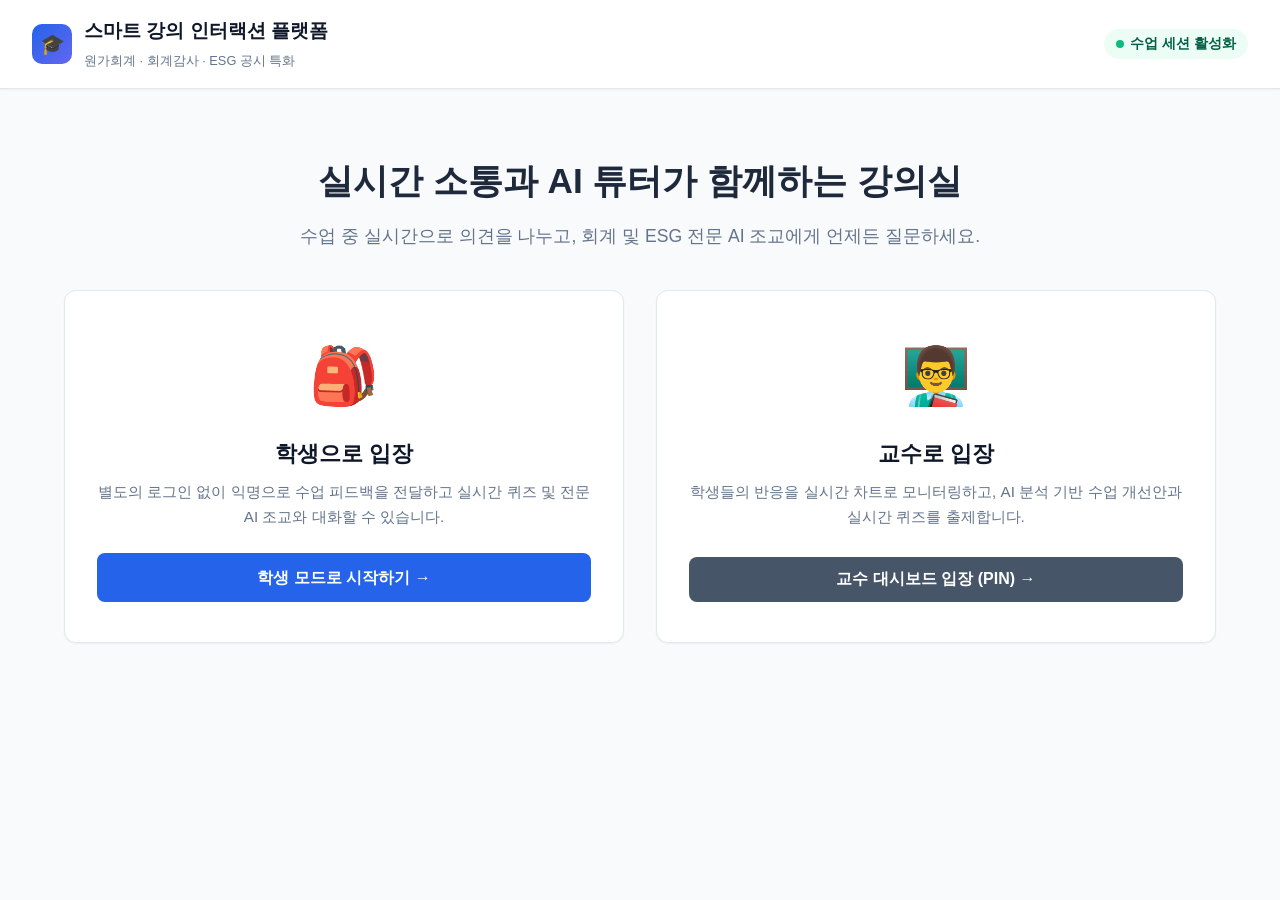
<file: templates/index.html>
<!DOCTYPE html>
<html lang="ko">
<head>
  <meta charset="UTF-8">
  <meta name="viewport" content="width=device-width, initial-scale=1.0">
  <title>강의 인터랙션 & AI 튜터 시스템</title>
  <link rel="stylesheet" href="/static/style.css">
</head>
<body>

  <header class="app-header">
    <div class="logo-area">
      <div class="logo-icon">🎓</div>
      <div class="logo-text">
        <h1>스마트 강의 인터랙션 플랫폼</h1>
        <span>원가회계 · 회계감사 · ESG 공시 특화</span>
      </div>
    </div>
    <div class="header-status">
      <span class="status-badge online">수업 세션 활성화</span>
    </div>
  </header>

  <main class="container">
    <section class="gateway-hero">
      <h2>실시간 소통과 AI 튜터가 함께하는 강의실</h2>
      <p>수업 중 실시간으로 의견을 나누고, 회계 및 ESG 전문 AI 조교에게 언제든 질문하세요.</p>
    </section>

    <div class="gateway-cards">
      <!-- 학생 입장 카드 -->
      <div class="gateway-card">
        <div class="gateway-icon">🎒</div>
        <h3>학생으로 입장</h3>
        <p>별도의 로그인 없이 익명으로 수업 피드백을 전달하고 실시간 퀴즈 및 전문 AI 조교와 대화할 수 있습니다.</p>
        <a href="/student" class="btn btn-primary btn-block">학생 모드로 시작하기 &rarr;</a>
      </div>

      <!-- 교수 입장 카드 -->
      <div class="gateway-card">
        <div class="gateway-icon">👨‍🏫</div>
        <h3>교수로 입장</h3>
        <p>학생들의 반응을 실시간 차트로 모니터링하고, AI 분석 기반 수업 개선안과 실시간 퀴즈를 출제합니다.</p>
        <button id="openProfModalBtn" class="btn btn-secondary btn-block">교수 대시보드 입장 (PIN) &rarr;</button>
      </div>
    </div>
  </main>

  <!-- 교수 PIN 입력 모달 -->
  <div class="modal-overlay" id="profModal">
    <div class="modal-box">
      <div class="modal-header">
        <h3>교수 인증</h3>
        <button class="modal-close" id="closeProfModalBtn">&times;</button>
      </div>
      <p style="color: var(--text-muted); font-size: 0.9rem; margin-bottom: 1.25rem;">
        교수자 전용 대시보드에 접근하려면 PIN 번호 4자리를 입력하세요.
      </p>
      <input type="password" id="pinInput" class="pin-input" maxlength="6" placeholder="••••" autofocus>
      <div class="error-msg" id="pinError">PIN 번호가 일치하지 않습니다.</div>
      <button id="submitPinBtn" class="btn btn-primary btn-block">입장하기</button>
    </div>
  </div>

  <script>
    const modal = document.getElementById('profModal');
    const openBtn = document.getElementById('openProfModalBtn');
    const closeBtn = document.getElementById('closeProfModalBtn');
    const pinInput = document.getElementById('pinInput');
    const submitBtn = document.getElementById('submitPinBtn');
    const pinError = document.getElementById('pinError');

    openBtn.addEventListener('click', () => {
      modal.classList.add('active');
      pinInput.value = '';
      pinError.style.display = 'none';
      pinInput.focus();
    });

    closeBtn.addEventListener('click', () => {
      modal.classList.remove('active');
    });

    modal.addEventListener('click', (e) => {
      if (e.target === modal) modal.classList.remove('active');
    });

    async function handleLogin() {
      const pin = pinInput.value.trim();
      if (!pin) {
        pinError.innerText = 'PIN 번호를 입력해주세요.';
        pinError.style.display = 'block';
        return;
      }

      try {
        const res = await fetch('/login_professor', {
          method: 'POST',
          headers: { 'Content-Type': 'application/json' },
          body: JSON.stringify({ pin: pin })
        });
        const data = await res.json();
        if (data.success) {
          window.location.href = data.redirect || '/professor';
        } else {
          pinError.innerText = data.message || '인증에 실패했습니다.';
          pinError.style.display = 'block';
        }
      } catch (err) {
        pinError.innerText = '서버 통신 오류가 발생했습니다.';
        pinError.style.display = 'block';
      }
    }

    submitBtn.addEventListener('click', handleLogin);
    pinInput.addEventListener('keydown', (e) => {
      if (e.key === 'Enter') handleLogin();
    });
  </script>
</body>
</html>
</file>
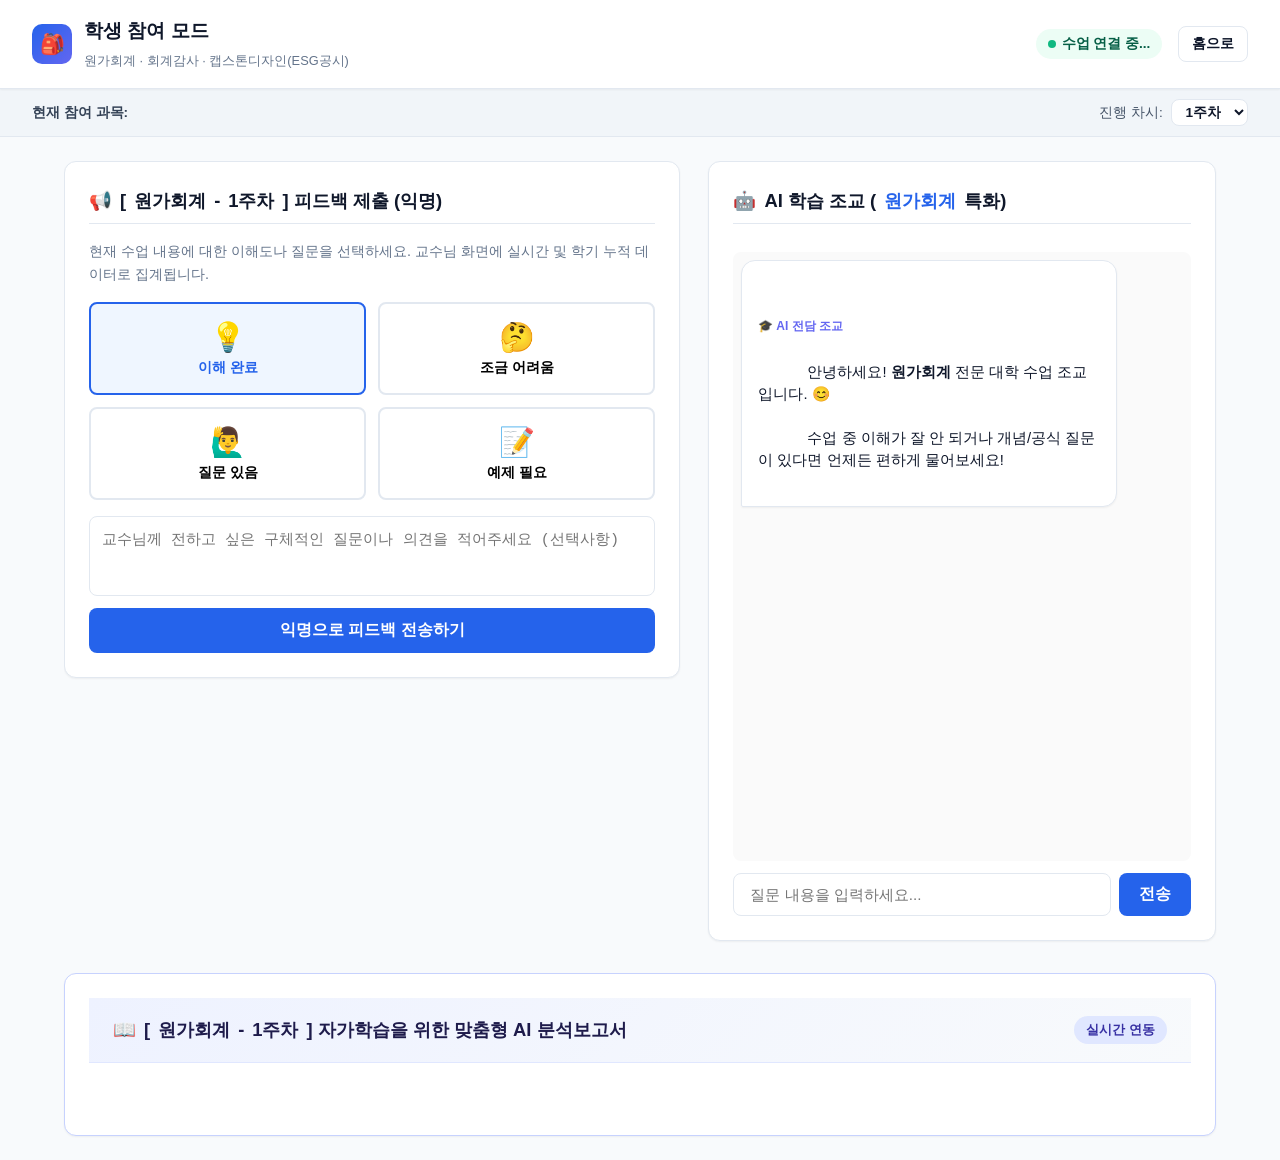
<file: templates/student.html>
<!DOCTYPE html>
<html lang="ko">
<head>
  <meta charset="UTF-8">
  <meta name="viewport" content="width=device-width, initial-scale=1.0">
  <title>학생 모드 | 과목별 실시간 소통 & AI 전담 조교</title>
  <link rel="stylesheet" href="/static/style.css?v=20260909_4">
  <script src="https://cdn.socket.io/4.7.5/socket.io.min.js"></script>
</head>
<body>

  <header class="app-header">
    <div class="logo-area">
      <div class="logo-icon">🎒</div>
      <div class="logo-text">
        <h1>학생 참여 모드</h1>
        <span id="studentHeaderSubtitle">원가회계 · 회계감사 · 캡스톤디자인(ESG공시)</span>
      </div>
    </div>
    <div class="header-status">
      <span class="status-badge online" id="connStatus">수업 연결 중...</span>
      <a href="/" class="btn btn-outline" style="padding: 0.4rem 0.8rem; font-size: 0.85rem;">홈으로</a>
    </div>
  </header>

  <!-- 학생 수강 과목 선택 바 -->
  <div class="course-nav-bar" style="background: #f1f5f9; border-bottom: 1px solid var(--border); padding: 0.6rem 2rem;">
    <div style="display: flex; align-items: center; gap: 0.75rem; flex-wrap: wrap;">
      <span style="font-size: 0.85rem; font-weight: 700; color: #334155;">현재 참여 과목:</span>
      <div class="course-tabs" id="studentCourseTabs">
        <!-- JS에서 서버 등록 과목 목록 기반으로 동적 렌더링 -->
      </div>
    </div>
    <div style="display: flex; align-items: center; gap: 0.5rem; font-size: 0.85rem; color: #475569;">
      <span>진행 차시:</span>
      <select id="studentSessionSelect" class="session-select" style="padding: 0.25rem 0.6rem; font-size: 0.85rem;">
        <option value="1주차">1주차</option>
        <option value="2주차">2주차</option>
        <option value="3주차">3주차</option>
      </select>
    </div>
  </div>

  <main class="container">
    <div class="student-grid">

      <!-- 왼쪽 컬럼: 수업 실시간 인터랙션 & 퀴즈 -->
      <div class="student-left-col">
        
        <!-- 실시간 퀴즈 알림 카드 (교수가 출제 시 최상단에 활성화) -->
        <div class="card quiz-box" id="quiz-container" style="display: none;">
          <!-- JS에서 동적으로 내용 렌더링 -->
        </div>

        <!-- 실시간 이해도 및 의견 제출 카드 -->
        <div class="card">
          <h2 class="card-title">
            <span>📢</span> [<span id="studentCardCourse">원가회계</span> - <span id="studentCardSession">1주차</span>] 피드백 제출 (익명)
          </h2>
          <p style="font-size: 0.9rem; color: var(--text-muted); margin-bottom: 1rem;">
            현재 수업 내용에 대한 이해도나 질문을 선택하세요. 교수님 화면에 실시간 및 학기 누적 데이터로 집계됩니다.
          </p>

          <!-- 4가지 반응 선택 버튼 -->
          <div class="reaction-grid">
            <button type="button" class="reaction-btn selected" data-cat="이해 완료">
              <span class="emoji">💡</span>
              <span class="label">이해 완료</span>
            </button>
            <button type="button" class="reaction-btn" data-cat="조금 어려움">
              <span class="emoji">🤔</span>
              <span class="label">조금 어려움</span>
            </button>
            <button type="button" class="reaction-btn" data-cat="질문 있음">
              <span class="emoji">🙋‍♂️</span>
              <span class="label">질문 있음</span>
            </button>
            <button type="button" class="reaction-btn" data-cat="예제 필요">
              <span class="emoji">📝</span>
              <span class="label">예제 필요</span>
            </button>
          </div>

          <!-- 구체적 의견/질문 입력 텍스트영역 -->
          <textarea id="opinionText" class="textarea-custom" placeholder="교수님께 전하고 싶은 구체적인 질문이나 의견을 적어주세요 (선택사항)"></textarea>

          <button id="submitOpinionBtn" class="btn btn-primary btn-block">
            익명으로 피드백 전송하기
          </button>
          <div id="submitNotice" style="display:none; color: var(--success); font-size: 0.85rem; margin-top: 0.5rem; text-align: center; font-weight: 600;">
            ✓ 의견이 성공적으로 전달되었습니다!
          </div>
        </div>

      </div>

      <!-- 오른쪽 컬럼: 과목 맞춤형 전문 AI 조교 챗봇 -->
      <div class="card chat-container">
        <h2 class="card-title">
          <span>🤖</span> AI 학습 조교 (<span id="chatCourseTitle" style="color: var(--primary);">원가회계</span> 특화)
        </h2>

        <!-- 추천 질문 태그 버튼 (과목별 동적 변경) -->
        <div class="chat-badge-tags" id="chatTagsContainer">
          <!-- JS에서 동적 주입 -->
        </div>

        <!-- 챗 대화 내역 창 -->
        <div class="chat-history" id="chatHistory">
          <div class="message-bubble bot" id="welcomeBotBubble">
            <div class="bot-header">🎓 AI 전담 조교</div>
            안녕하세요! <b>원가회계</b> 전문 대학 수업 조교입니다. 😊<br>
            수업 중 이해가 잘 안 되거나 개념/공식 질문이 있다면 언제든 편하게 물어보세요!
          </div>
        </div>

        <!-- 챗 입력 바 -->
        <div class="chat-input-bar">
          <input type="text" id="chatInput" class="chat-input" placeholder="질문 내용을 입력하세요...">
          <button id="sendChatBtn" class="btn btn-primary" style="padding: 0 1.25rem;">전송</button>
        </div>
      </div>

    </div>

    <!-- 학생 화면 맨 하단: 자가학습을 위한 맞춤형 AI 분석보고서 -->
    <div class="card student-report-card" id="studentReportCard" style="margin-top: 2rem; background: #ffffff; border: 1px solid #c7d2fe; border-radius: var(--radius); box-shadow: var(--shadow-sm); overflow: hidden;">
      <div style="display: flex; justify-content: space-between; align-items: center; border-bottom: 1px solid #e0e7ff; padding: 1.1rem 1.5rem; background: linear-gradient(135deg, #eef2ff, #f8fafc);">
        <h2 style="font-size: 1.15rem; font-weight: 700; color: #1e1b4b; display: flex; align-items: center; gap: 0.5rem; margin: 0;">
          <span>📖</span> [<span id="studentReportCourse">원가회계</span> - <span id="studentReportSession">1주차</span>] 자가학습을 위한 맞춤형 AI 분석보고서
        </h2>
        <span id="studentReportStatusBadge" class="status-badge" style="background: #e0e7ff; color: #3730a3; font-size: 0.8rem; font-weight: 700;">
          실시간 연동
        </span>
      </div>
      <div style="padding: 1.5rem;">
        <div id="studentReportLoading" style="display: none; color: #4338ca; font-weight: 600; padding: 1.5rem 0; text-align: center;">
          ⏳ 최신 AI 자가학습 보고서를 불러오는 중입니다...
        </div>
        <div id="studentReportEmpty" style="display: none; background: #f8fafc; border: 1px dashed #cbd5e1; border-radius: 8px; padding: 2.5rem 1rem; text-align: center; color: #64748b;">
          <div style="font-size: 2.5rem; margin-bottom: 0.5rem;">📑</div>
          <p style="font-weight: 700; color: #334155; font-size: 1.05rem; margin-bottom: 0.35rem;">아직 발행된 자가학습 AI 보고서가 없습니다.</p>
          <p style="font-size: 0.875rem;">교수님이 수업 중 [AI 종합 분석 보고서]를 생성하시면 이 자리에 자동으로 즉시 표시됩니다.</p>
        </div>
        <div id="studentReportContent" class="student-report-body" style="display: none;">
          <!-- 마크다운/텍스트 보고서 내용 렌더링 -->
        </div>
      </div>
    </div>

  </main>

  <script src="/static/student.js?v=20260909_4"></script>
</body>
</html>
</file>
<file: static/style.css>
:root {
  --primary: #2563eb;
  --primary-hover: #1d4ed8;
  --primary-light: #dbeafe;
  --secondary: #6366f1;
  --success: #10b981;
  --warning: #f59e0b;
  --danger: #ef4444;
  --info: #06b6d4;
  --bg-main: #f8fafc;
  --bg-card: #ffffff;
  --text-main: #0f172a;
  --text-muted: #64748b;
  --border: #e2e8f0;
  --shadow-sm: 0 1px 2px 0 rgba(0, 0, 0, 0.05);
  --shadow-md: 0 4px 6px -1px rgba(0, 0, 0, 0.1), 0 2px 4px -2px rgba(0, 0, 0, 0.1);
  --shadow-lg: 0 10px 15px -3px rgba(0, 0, 0, 0.1), 0 4px 6px -4px rgba(0, 0, 0, 0.1);
  --radius: 12px;
  --radius-sm: 8px;
}

* {
  box-sizing: border-box;
  margin: 0;
  padding: 0;
}

body {
  font-family: -apple-system, BlinkMacSystemFont, "Pretendard", "Segoe UI", Roboto, "Helvetica Neue", Arial, sans-serif;
  background-color: var(--bg-main);
  color: var(--text-main);
  line-height: 1.6;
  min-height: 100vh;
  display: flex;
  flex-direction: column;
}

/* Header & Navigation */
header.app-header {
  background: #ffffff;
  border-bottom: 1px solid var(--border);
  padding: 1rem 2rem;
  display: flex;
  justify-content: space-between;
  align-items: center;
  position: sticky;
  top: 0;
  z-index: 100;
  box-shadow: var(--shadow-sm);
}

.logo-area {
  display: flex;
  align-items: center;
  gap: 0.75rem;
}

.logo-icon {
  background: linear-gradient(135deg, var(--primary), var(--secondary));
  color: white;
  width: 40px;
  height: 40px;
  border-radius: 10px;
  display: flex;
  align-items: center;
  justify-content: center;
  font-size: 1.25rem;
  font-weight: bold;
}

.logo-text h1 {
  font-size: 1.2rem;
  font-weight: 700;
  color: var(--text-main);
}

.logo-text span {
  font-size: 0.8rem;
  color: var(--text-muted);
}

.header-status {
  display: flex;
  align-items: center;
  gap: 1rem;
}

.status-badge {
  display: inline-flex;
  align-items: center;
  gap: 6px;
  padding: 4px 12px;
  border-radius: 20px;
  font-size: 0.85rem;
  font-weight: 600;
}

.status-badge.online {
  background-color: #ecfdf5;
  color: #065f46;
}

.status-badge.online::before {
  content: "";
  width: 8px;
  height: 8px;
  border-radius: 50%;
  background-color: var(--success);
  display: inline-block;
}

/* Container */
.container {
  width: 100%;
  max-width: 1200px;
  margin: 0 auto;
  padding: 1.5rem;
  flex: 1;
}

/* Landing Gateway (index.html) */
.gateway-hero {
  text-align: center;
  margin: 2.5rem auto;
  max-width: 700px;
}

.gateway-hero h2 {
  font-size: 2.2rem;
  font-weight: 800;
  color: #1e293b;
  margin-bottom: 0.75rem;
}

.gateway-hero p {
  font-size: 1.1rem;
  color: var(--text-muted);
}

.gateway-cards {
  display: grid;
  grid-template-columns: repeat(auto-fit, minmax(300px, 1fr));
  gap: 2rem;
  margin-top: 2rem;
}

.gateway-card {
  background: var(--bg-card);
  border: 1px solid var(--border);
  border-radius: var(--radius);
  padding: 2.5rem 2rem;
  text-align: center;
  transition: transform 0.2s, box-shadow 0.2s;
  box-shadow: var(--shadow-sm);
  display: flex;
  flex-direction: column;
  align-items: center;
}

.gateway-card:hover {
  transform: translateY(-4px);
  box-shadow: var(--shadow-lg);
  border-color: var(--primary-light);
}

.gateway-icon {
  font-size: 3.5rem;
  margin-bottom: 1rem;
}

.gateway-card h3 {
  font-size: 1.4rem;
  font-weight: 700;
  margin-bottom: 0.5rem;
}

.gateway-card p {
  color: var(--text-muted);
  font-size: 0.95rem;
  margin-bottom: 1.5rem;
  flex: 1;
}

/* Buttons */
.btn {
  display: inline-flex;
  align-items: center;
  justify-content: center;
  gap: 0.5rem;
  font-size: 1rem;
  font-weight: 600;
  padding: 0.75rem 1.5rem;
  border-radius: var(--radius-sm);
  border: none;
  cursor: pointer;
  transition: all 0.2s;
  text-decoration: none;
}

.btn-primary {
  background: var(--primary);
  color: white;
}
.btn-primary:hover {
  background: var(--primary-hover);
}

.btn-secondary {
  background: #475569;
  color: white;
}
.btn-secondary:hover {
  background: #334155;
}

.btn-outline {
  background: transparent;
  border: 1px solid var(--border);
  color: var(--text-main);
}
.btn-outline:hover {
  background: #f1f5f9;
}

.btn-success {
  background: var(--success);
  color: white;
}
.btn-success:hover {
  background: #059669;
}

.btn-block {
  width: 100%;
}

/* Modal */
.modal-overlay {
  position: fixed;
  top: 0;
  left: 0;
  width: 100vw;
  height: 100vh;
  background: rgba(15, 23, 42, 0.6);
  backdrop-filter: blur(4px);
  display: flex;
  align-items: center;
  justify-content: center;
  z-index: 1000;
  opacity: 0;
  pointer-events: none;
  transition: opacity 0.2s ease-in-out;
}

.modal-overlay.active {
  opacity: 1;
  pointer-events: auto;
}

.modal-box {
  background: white;
  border-radius: var(--radius);
  width: 90%;
  max-width: 420px;
  padding: 2rem;
  box-shadow: var(--shadow-lg);
  position: relative;
  transform: translateY(10px);
  transition: transform 0.2s;
}

.modal-overlay.active .modal-box {
  transform: translateY(0);
}

.modal-header {
  display: flex;
  justify-content: space-between;
  align-items: center;
  margin-bottom: 1.5rem;
}

.modal-header h3 {
  font-size: 1.25rem;
  font-weight: 700;
}

.modal-close {
  background: none;
  border: none;
  font-size: 1.5rem;
  cursor: pointer;
  color: var(--text-muted);
}

.pin-input {
  width: 100%;
  font-size: 1.5rem;
  letter-spacing: 0.4rem;
  text-align: center;
  padding: 0.75rem;
  border: 2px solid var(--border);
  border-radius: var(--radius-sm);
  margin-bottom: 1rem;
  outline: none;
  transition: border-color 0.2s;
}

.pin-input:focus {
  border-color: var(--primary);
}

.error-msg {
  color: var(--danger);
  font-size: 0.875rem;
  margin-bottom: 1rem;
  display: none;
}

/* Student Layout Grid */
.student-grid {
  display: grid;
  grid-template-columns: 1.1fr 0.9fr;
  gap: 1.5rem;
  height: calc(100vh - 120px);
}

@media (max-width: 960px) {
  .student-grid {
    grid-template-columns: 1fr;
    height: auto;
  }
}

.student-left-col {
  display: flex;
  flex-direction: column;
  gap: 1.5rem;
  overflow-y: auto;
  max-height: 100%;
  padding-right: 4px;
}

@media (max-width: 960px) {
  .student-left-col {
    overflow-y: visible;
    max-height: none;
    padding-right: 0;
  }
}

.card {
  background: var(--bg-card);
  border: 1px solid var(--border);
  border-radius: var(--radius);
  box-shadow: var(--shadow-sm);
  padding: 1.5rem;
  display: flex;
  flex-direction: column;
}

.card-title {
  font-size: 1.15rem;
  font-weight: 700;
  display: flex;
  align-items: center;
  gap: 0.5rem;
  margin-bottom: 1rem;
  padding-bottom: 0.5rem;
  border-bottom: 1px solid var(--border);
}

/* Feedback Buttons */
.reaction-grid {
  display: grid;
  grid-template-columns: repeat(2, 1fr);
  gap: 0.75rem;
  margin-bottom: 1rem;
}

.reaction-btn {
  display: flex;
  flex-direction: column;
  align-items: center;
  padding: 1rem 0.5rem;
  border: 2px solid var(--border);
  border-radius: var(--radius-sm);
  background: white;
  cursor: pointer;
  transition: all 0.2s;
}

.reaction-btn .emoji {
  font-size: 1.8rem;
  margin-bottom: 0.25rem;
}

.reaction-btn .label {
  font-size: 0.9rem;
  font-weight: 600;
}

.reaction-btn:hover, .reaction-btn.selected {
  border-color: var(--primary);
  background: #eff6ff;
  color: var(--primary);
}

.textarea-custom {
  width: 100%;
  padding: 0.75rem;
  border: 1px solid var(--border);
  border-radius: var(--radius-sm);
  font-size: 0.95rem;
  resize: none;
  height: 80px;
  margin-bottom: 0.75rem;
  outline: none;
}

.textarea-custom:focus {
  border-color: var(--primary);
}

/* Quiz Card (Floating / Notification) */
.quiz-box {
  background: #f0fdf4;
  border: 2px solid #22c55e;
  border-radius: var(--radius);
  padding: 1.25rem;
  margin-bottom: 1.25rem;
  display: none;
  box-shadow: 0 4px 14px rgba(34, 197, 94, 0.2);
  scroll-margin-top: 90px;
}

.quiz-box.active {
  display: block !important;
  animation: fadeIn 0.3s ease;
}

.quiz-badge {
  background: #16a34a;
  color: white;
  font-size: 0.75rem;
  font-weight: 700;
  padding: 3px 8px;
  border-radius: 4px;
  margin-bottom: 0.5rem;
  display: inline-block;
}

.quiz-options {
  display: flex;
  flex-direction: column;
  gap: 0.5rem;
  margin: 0.75rem 0;
}

.quiz-opt-btn {
  text-align: left;
  background: white;
  border: 1px solid #bbf7d0;
  padding: 0.6rem 1rem;
  border-radius: var(--radius-sm);
  cursor: pointer;
  font-size: 0.9rem;
  transition: all 0.2s;
}

.quiz-opt-btn:hover {
  background: #dcfce7;
  border-color: #4ade80;
}

.quiz-opt-btn.correct {
  background: #bbf7d0;
  font-weight: bold;
}

/* AI Chat Window */
.chat-container {
  display: flex;
  flex-direction: column;
  height: 100%;
}

.chat-badge-tags {
  display: flex;
  gap: 0.4rem;
  flex-wrap: wrap;
  margin-bottom: 0.75rem;
}

.tag-btn {
  font-size: 0.75rem;
  background: #f1f5f9;
  border: 1px solid var(--border);
  padding: 3px 8px;
  border-radius: 12px;
  cursor: pointer;
  color: #334155;
  transition: background 0.2s;
}

.tag-btn:hover {
  background: #e2e8f0;
}

.chat-history {
  flex: 1;
  overflow-y: auto;
  padding: 0.5rem;
  display: flex;
  flex-direction: column;
  gap: 1rem;
  background: #fafafa;
  border-radius: var(--radius-sm);
  margin-bottom: 0.75rem;
  min-height: 250px;
}

.message-bubble {
  max-width: 85%;
  padding: 0.75rem 1rem;
  border-radius: 14px;
  font-size: 0.92rem;
  line-height: 1.5;
  white-space: pre-wrap;
  word-break: break-word;
}

.message-bubble.user {
  align-self: flex-end;
  background: var(--primary);
  color: white;
  border-bottom-right-radius: 2px;
}

.message-bubble.bot {
  align-self: flex-start;
  background: white;
  color: var(--text-main);
  border: 1px solid var(--border);
  border-bottom-left-radius: 2px;
  box-shadow: var(--shadow-sm);
}

.bot-header {
  font-size: 0.75rem;
  color: var(--secondary);
  font-weight: 700;
  margin-bottom: 0.25rem;
  display: flex;
  align-items: center;
  gap: 4px;
}

.chat-input-bar {
  display: flex;
  gap: 0.5rem;
}

.chat-input {
  flex: 1;
  padding: 0.75rem 1rem;
  border: 1px solid var(--border);
  border-radius: var(--radius-sm);
  outline: none;
  font-size: 0.95rem;
}

.chat-input:focus {
  border-color: var(--primary);
}

/* Professor Dashboard */
.prof-grid {
  display: grid;
  grid-template-columns: 1fr 1fr;
  gap: 1.5rem;
  margin-bottom: 1.5rem;
}

@media (max-width: 960px) {
  .prof-grid {
    grid-template-columns: 1fr;
  }
}

.chart-wrapper {
  position: relative;
  height: 280px;
  width: 100%;
}

.recent-opinions-list {
  max-height: 280px;
  overflow-y: auto;
  display: flex;
  flex-direction: column;
  gap: 0.5rem;
}

.opinion-item {
  background: #f8fafc;
  border-left: 4px solid var(--primary);
  padding: 0.6rem 0.8rem;
  border-radius: 4px;
  font-size: 0.9rem;
}

.opinion-item.이해_완료 { border-left-color: var(--success); }
.opinion-item.조금_어려움 { border-left-color: var(--warning); }
.opinion-item.질문_있음 { border-left-color: var(--danger); }
.opinion-item.예제_필요 { border-left-color: var(--info); }

.opinion-item-header {
  display: flex;
  justify-content: space-between;
  font-size: 0.75rem;
  color: var(--text-muted);
  margin-bottom: 0.25rem;
}

.prof-action-bar {
  display: flex;
  gap: 1rem;
  margin-top: 1rem;
}

/* AI Analysis Modal / Card */
.analysis-card {
  background: linear-gradient(135deg, #f0f9ff, #f5f3ff);
  border: 1px solid #c7d2fe;
  border-radius: var(--radius);
  padding: 1.5rem;
  margin-top: 1.5rem;
  display: none;
}

.analysis-card.active {
  display: block;
  animation: fadeIn 0.3s ease;
}

.analysis-content {
  font-size: 0.95rem;
  line-height: 1.7;
  color: #1e1b4b;
  white-space: pre-wrap;
  background: white;
  padding: 1rem;
  border-radius: var(--radius-sm);
  border: 1px solid #e0e7ff;
  margin-top: 0.75rem;
}

@keyframes fadeIn {
  from { opacity: 0; transform: translateY(6px); }
  to { opacity: 1; transform: translateY(0); }
}

/* Course Navigator & Session Selector */
.course-nav-bar {
  background: white;
  border-bottom: 1px solid var(--border);
  padding: 0.75rem 2rem;
  display: flex;
  justify-content: space-between;
  align-items: center;
  flex-wrap: wrap;
  gap: 1rem;
}

.course-tabs {
  display: flex;
  gap: 0.5rem;
}

.course-tab-btn {
  padding: 0.5rem 1.2rem;
  border-radius: 20px;
  border: 1px solid var(--border);
  background: #f8fafc;
  font-weight: 600;
  font-size: 0.9rem;
  cursor: pointer;
  transition: all 0.2s;
  color: var(--text-muted);
}

.course-tab-btn:hover {
  background: #f1f5f9;
  color: var(--text-main);
}

.course-tab-btn.active {
  background: var(--primary);
  color: white;
  border-color: var(--primary);
  box-shadow: var(--shadow-sm);
}

.session-controls {
  display: flex;
  align-items: center;
  gap: 0.75rem;
}

.session-select {
  padding: 0.45rem 0.9rem;
  border: 1px solid var(--border);
  border-radius: var(--radius-sm);
  font-size: 0.9rem;
  font-weight: 600;
  outline: none;
  background: white;
  color: var(--text-main);
}

/* View Mode Tabs (실시간 모니터링 vs 누적 분석 & 종합 해석) */
.view-mode-bar {
  display: flex;
  border-bottom: 2px solid var(--border);
  margin-bottom: 1.5rem;
  gap: 2rem;
}

.view-mode-tab {
  padding: 0.75rem 0.5rem;
  font-size: 1.05rem;
  font-weight: 700;
  color: var(--text-muted);
  cursor: pointer;
  border-bottom: 3px solid transparent;
  margin-bottom: -2px;
  transition: all 0.2s;
}

.view-mode-tab:hover {
  color: var(--primary);
}

.view-mode-tab.active {
  color: var(--primary);
  border-bottom-color: var(--primary);
}

/* Cumulative Stats & Reports */
.cumulative-view-section {
  display: none;
}

.cumulative-view-section.active {
  display: block;
}

.stat-cards-grid {
  display: grid;
  grid-template-columns: repeat(auto-fit, minmax(220px, 1fr));
  gap: 1rem;
  margin-bottom: 1.5rem;
}

.stat-card {
  background: white;
  border: 1px solid var(--border);
  border-radius: var(--radius-sm);
  padding: 1.25rem;
  box-shadow: var(--shadow-sm);
}

.stat-card .label {
  font-size: 0.85rem;
  color: var(--text-muted);
  font-weight: 600;
  margin-bottom: 0.25rem;
}

.stat-card .value {
  font-size: 1.8rem;
  font-weight: 800;
  color: var(--text-main);
}

.trend-chart-wrapper {
  background: white;
  border: 1px solid var(--border);
  border-radius: var(--radius);
  padding: 1.5rem;
  margin-bottom: 1.5rem;
  box-shadow: var(--shadow-sm);
}

.cumulative-report-box {
  background: linear-gradient(135deg, #f8fafc, #f1f5f9);
  border: 1px solid #cbd5e1;
  border-radius: var(--radius);
  padding: 1.75rem;
  margin-top: 1.5rem;
}

.cumulative-report-box h3 {
  font-size: 1.2rem;
  color: #1e293b;
  margin-bottom: 0.75rem;
  display: flex;
  align-items: center;
  gap: 0.5rem;
}

.report-markdown {
  background: white;
  border: 1px solid var(--border);
  border-radius: var(--radius-sm);
  padding: 1.5rem;
  line-height: 1.8;
  font-size: 0.95rem;
  color: #1e293b;
  white-space: pre-wrap;
}

/* Student Self-Study AI Report */
.student-report-card {
  transition: all 0.3s ease;
}

.student-report-card:hover {
  box-shadow: var(--shadow-md);
}

.student-report-body {
  font-size: 0.95rem;
  line-height: 1.85;
  color: #1e293b;
  white-space: pre-wrap;
  background: #f8fafc;
  border: 1px solid #e2e8f0;
  border-radius: var(--radius-sm);
  padding: 1.5rem;
}
</file>
